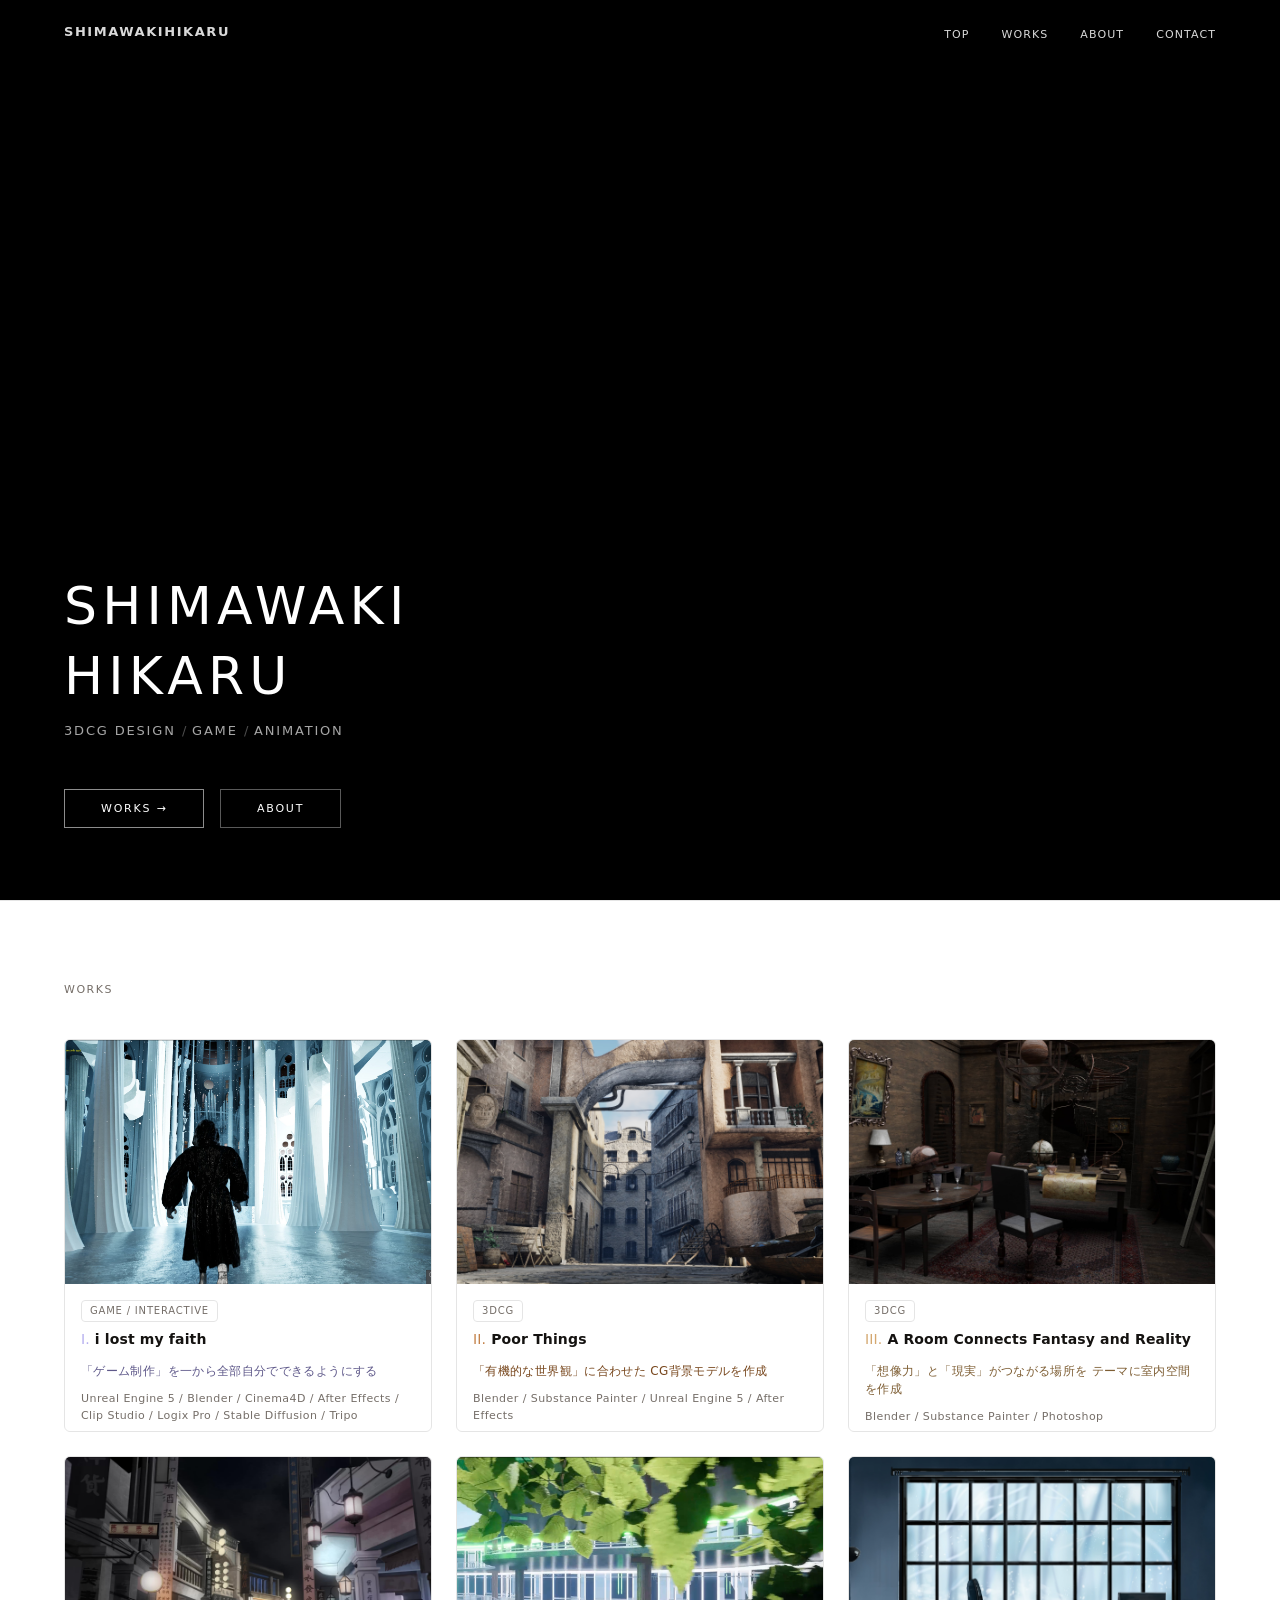
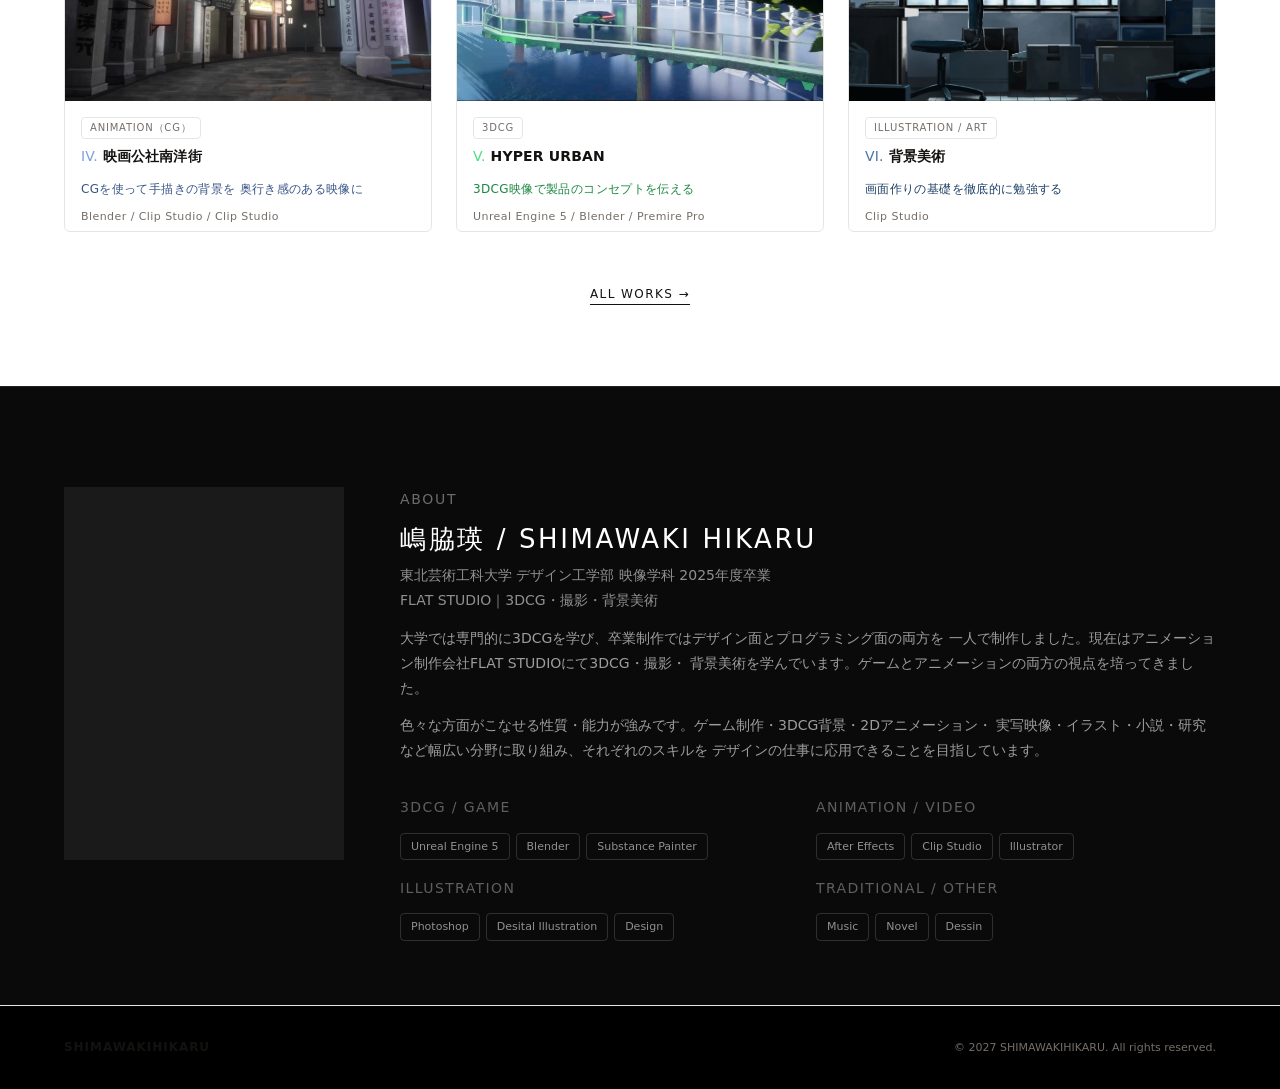
<file: index.html>
<!DOCTYPE html>
<html lang="ja">
<head>
  <meta charset="UTF-8">
  <meta name="viewport" content="width=device-width, initial-scale=1.0">
  <title>SHIMAWAKIHIKARU — Portfolio</title>
  <link rel="icon" href="assets/images/icon.png" type="image/png">
  <link rel="stylesheet" href="css/style.css">
</head>
<body data-page="top">

  <!-- ============================================================
       HEADER (transparent → white on scroll)
       ============================================================ -->
  <header class="site-header site-header--top" id="siteHeader">
    <div class="container">
      <a href="index.html" class="site-logo">SHIMAWAKIHIKARU</a>
      <nav>
        <ul class="site-nav">
          <li><a href="index.html">Top</a></li>
          <li><a href="works.html">Works</a></li>
          <li><a href="about.html">About</a></li>
          <li><a href="about.html#contact">Contact</a></li>
        </ul>
      </nav>
    </div>
  </header>

  <!-- ============================================================
       FIRST VIEW — Full-screen video (100vh)
       ============================================================ -->
  <div class="top-first-view">

    <!-- YouTube video background -->
    <div class="top-video-bg">
      <div id="ytPlayer"></div>
      <div class="top-video-overlay"></div>
    </div>

    <!-- Cursor trail canvas -->
    <canvas id="heroTrail"></canvas>

    <!-- Hero text -->
    <div class="top-hero-content">
      <div class="parallax-layer" data-depth="0.6">
        <div class="top-hero-name hero-anim" style="--anim-delay:0.1s">SHIMAWAKI</div>
      </div>
      <div class="parallax-layer" data-depth="0.5">
        <div class="top-hero-name hero-anim" style="--anim-delay:0.18s">HIKARU</div>
      </div>
      <div class="top-hero-role-row">
        <div class="parallax-layer" data-depth="0.25">
          <span class="top-hero-role hero-anim" style="--anim-delay:0.35s">3DCG DESIGN</span>
        </div>
        <div class="parallax-layer" data-depth="0.27">
          <span class="top-hero-role-sep hero-anim" style="--anim-delay:0.40s">/</span>
        </div>
        <div class="parallax-layer" data-depth="0.30">
          <span class="top-hero-role hero-anim" style="--anim-delay:0.45s">GAME</span>
        </div>
        <div class="parallax-layer" data-depth="0.32">
          <span class="top-hero-role-sep hero-anim" style="--anim-delay:0.50s">/</span>
        </div>
        <div class="parallax-layer" data-depth="0.35">
          <span class="top-hero-role hero-anim" style="--anim-delay:0.55s">ANIMATION</span>
        </div>
      </div>
      <div class="top-hero-nav hero-anim" style="--anim-delay:0.7s">
        <div class="parallax-layer" data-depth="0.2">
          <a href="works.html" class="top-hero-btn">WORKS →</a>
        </div>
        <div class="parallax-layer" data-depth="0.18">
          <a href="about.html" class="top-hero-btn top-hero-btn--ghost">ABOUT</a>
        </div>
      </div>
    </div>

  </div><!-- /.top-first-view -->

  <!-- ============================================================
       WORKS SECTION — Top 6 works
       ============================================================ -->
  <section class="top-works-section">
    <div class="container">
      <p class="top-section-label">Works</p>
      <div class="works-grid" id="topWorksGrid">
        <!-- Injected by main.js (top 6 works) -->
      </div>
      <div class="top-works-more">
        <a href="works.html" class="top-works-link">ALL WORKS →</a>
      </div>
    </div>
  </section>

  <!-- ============================================================
       ABOUT SECTION — Profile & Skills
       ============================================================ -->
  <section class="about-section">
    <div class="container">

      <!-- Photo placeholder -->
      <div>
        <div class="about-photo">
          <img src="assets/images/Portfolio.jpg" alt="Shimawaki Hikaru" class="about-photo__img">
        </div>
      </div>

      <!-- Profile text -->
      <div class="about-body">
        <p class="about-heading">About</p>
        <h2 class="about-name">嶋脇瑛 / SHIMAWAKI HIKARU</h2>
        <p class="about-tagline">東北芸術工科大学 デザイン工学部 映像学科 2025年度卒業<br>FLAT STUDIO｜3DCG・撮影・背景美術</p>

        <p>
          大学では専門的に3DCGを学び、卒業制作ではデザイン面とプログラミング面の両方を
          一人で制作しました。現在はアニメーション制作会社FLAT STUDIOにて3DCG・撮影・
          背景美術を学んでいます。ゲームとアニメーションの両方の視点を培ってきました。
        </p>
        <p>
          色々な方面がこなせる性質・能力が強みです。ゲーム制作・3DCG背景・2Dアニメーション・
          実写映像・イラスト・小説・研究など幅広い分野に取り組み、それぞれのスキルを
          デザインの仕事に応用できることを目指しています。
        </p>

        <!-- Skills -->
        <div class="skills-grid">
          <div>
            <p class="skill-group-label">3DCG / Game</p>
            <div class="skill-items">
              <span class="skill-tag">Unreal Engine 5</span>
              <span class="skill-tag">Blender</span>
              <span class="skill-tag">Substance Painter</span>
            </div>
          </div>
          <div>
            <p class="skill-group-label">Animation / Video</p>
            <div class="skill-items">
              <span class="skill-tag">After Effects</span>
              <span class="skill-tag">Clip Studio</span>
              <span class="skill-tag">Illustrator</span>
            </div>
          </div>
          <div>
            <p class="skill-group-label">Illustration</p>
            <div class="skill-items">
              <span class="skill-tag">Photoshop</span>
              <span class="skill-tag">Desital Illustration</span>
              <span class="skill-tag">Design</span>
            </div>
          </div>
          <div>
            <p class="skill-group-label">Traditional / Other</p>
            <div class="skill-items">
              <span class="skill-tag">Music</span>
              <span class="skill-tag">Novel</span>
              <span class="skill-tag">Dessin</span>
            </div>
          </div>
        </div>
      </div>

    </div>
  </section>

  <!-- ============================================================
       FOOTER
       ============================================================ -->
  <footer class="site-footer">
    <div class="container">
      <span class="footer-name">SHIMAWAKIHIKARU</span>
      <span class="footer-copy">© 2027 SHIMAWAKIHIKARU. All rights reserved.</span>
    </div>
  </footer>

  <!-- ============================================================
       SCRIPTS
       ============================================================ -->
  <script src="js/works-data.js"></script>
  <script src="js/main.js"></script>

  <!-- YouTube IFrame Player API -->
  <script>
    var ytPlayer;

    function onYouTubeIframeAPIReady() {
      var startSec = Math.floor(Math.random() * 61);
      ytPlayer = new YT.Player('ytPlayer', {
        width: '1920',
        height: '1080',
        videoId: '3IW7t_xJsLI',
        playerVars: {
          autoplay: 1,
          mute: 1,
          controls: 0,
          rel: 0,
          modestbranding: 1,
          playsinline: 1,
          loop: 1,
          playlist: '3IW7t_xJsLI',
          start: startSec
        },
        events: {
          onReady: function(e) {
            e.target.seekTo(startSec);
            e.target.playVideo();
          }
        }
      });
    }
  </script>
  <script src="https://www.youtube.com/iframe_api"></script>

</body>
</html>
</file>
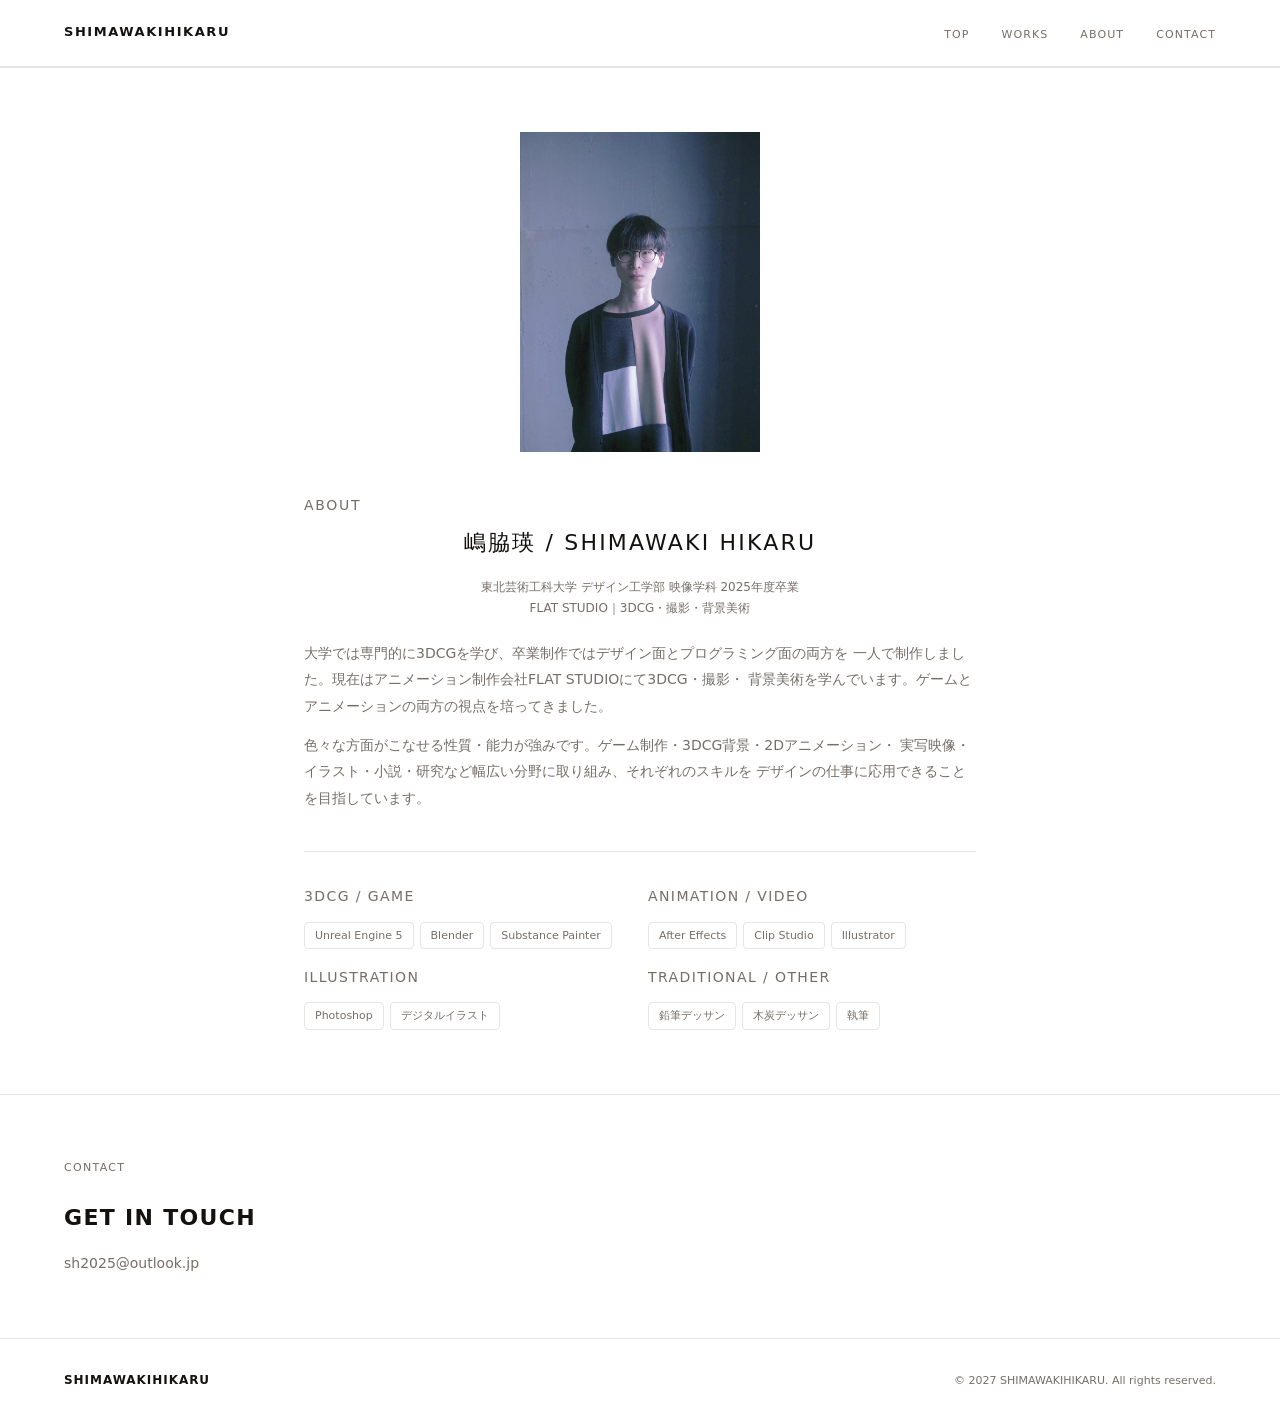
<file: about.html>
<!DOCTYPE html>
<html lang="ja">
<head>
  <meta charset="UTF-8">
  <meta name="viewport" content="width=device-width, initial-scale=1.0">
  <title>About — SHIMAWAKIHIKARU</title>
  <link rel="icon" href="assets/images/icon.png" type="image/png">
  <link rel="stylesheet" href="css/style.css">
</head>
<body data-page="about">

  <!-- ============================================================
       HEADER
       ============================================================ -->
  <header class="site-header">
    <div class="container">
      <a href="index.html" class="site-logo">SHIMAWAKIHIKARU</a>
      <nav>
        <ul class="site-nav">
          <li><a href="index.html">Top</a></li>
          <li><a href="works.html">Works</a></li>
          <li><a href="about.html">About</a></li>
          <li><a href="#contact">Contact</a></li>
        </ul>
      </nav>
    </div>
  </header>

  <!-- ============================================================
       ABOUT
       ============================================================ -->
  <section class="about-section">
    <div class="container">

      <!-- Photo placeholder -->
      <div>
        <div class="about-photo">
          <img src="assets/images/Portfolio.jpg" alt="Shimawaki Hikaru" class="about-photo__img">
        </div>
      </div>

      <!-- Profile text -->
      <div class="about-body">
        <p class="about-heading">About</p>
        <h2 class="about-name">嶋脇瑛 / SHIMAWAKI HIKARU</h2>
        <p class="about-tagline">東北芸術工科大学 デザイン工学部 映像学科 2025年度卒業<br>FLAT STUDIO｜3DCG・撮影・背景美術</p>

        <p>
          大学では専門的に3DCGを学び、卒業制作ではデザイン面とプログラミング面の両方を
          一人で制作しました。現在はアニメーション制作会社FLAT STUDIOにて3DCG・撮影・
          背景美術を学んでいます。ゲームとアニメーションの両方の視点を培ってきました。
        </p>
        <p>
          色々な方面がこなせる性質・能力が強みです。ゲーム制作・3DCG背景・2Dアニメーション・
          実写映像・イラスト・小説・研究など幅広い分野に取り組み、それぞれのスキルを
          デザインの仕事に応用できることを目指しています。
        </p>

        <!-- Skills -->
        <div class="skills-grid">
          <div>
            <p class="skill-group-label">3DCG / Game</p>
            <div class="skill-items">
              <span class="skill-tag">Unreal Engine 5</span>
              <span class="skill-tag">Blender</span>
              <span class="skill-tag">Substance Painter</span>
            </div>
          </div>
          <div>
            <p class="skill-group-label">Animation / Video</p>
            <div class="skill-items">
              <span class="skill-tag">After Effects</span>
              <span class="skill-tag">Clip Studio</span>
              <span class="skill-tag">Illustrator</span>
            </div>
          </div>
          <div>
            <p class="skill-group-label">Illustration</p>
            <div class="skill-items">
              <span class="skill-tag">Photoshop</span>
              <span class="skill-tag">デジタルイラスト</span>
            </div>
          </div>
          <div>
            <p class="skill-group-label">Traditional / Other</p>
            <div class="skill-items">
              <span class="skill-tag">鉛筆デッサン</span>
              <span class="skill-tag">木炭デッサン</span>
              <span class="skill-tag">執筆</span>
            </div>
          </div>
        </div>
      </div>
    </div>
  </section>

  <!-- ============================================================
       CONTACT
       ============================================================ -->
  <section id="contact" class="contact-section">
    <div class="container">
      <p class="contact-label">Contact</p>
      <p class="contact-heading">GET IN TOUCH</p>
      <p class="contact-email">
        <a href="mailto:sh2025@outlook.jp">sh2025@outlook.jp</a>
      </p>
    </div>
  </section>

  <!-- ============================================================
       FOOTER
       ============================================================ -->
  <footer class="site-footer">
    <div class="container">
      <span class="footer-name">SHIMAWAKIHIKARU</span>
      <span class="footer-copy">© 2027 SHIMAWAKIHIKARU. All rights reserved.</span>
    </div>
  </footer>

  <!-- Scripts -->
  <script src="js/works-data.js"></script>
  <script src="js/main.js"></script>

</body>
</html>
</file>
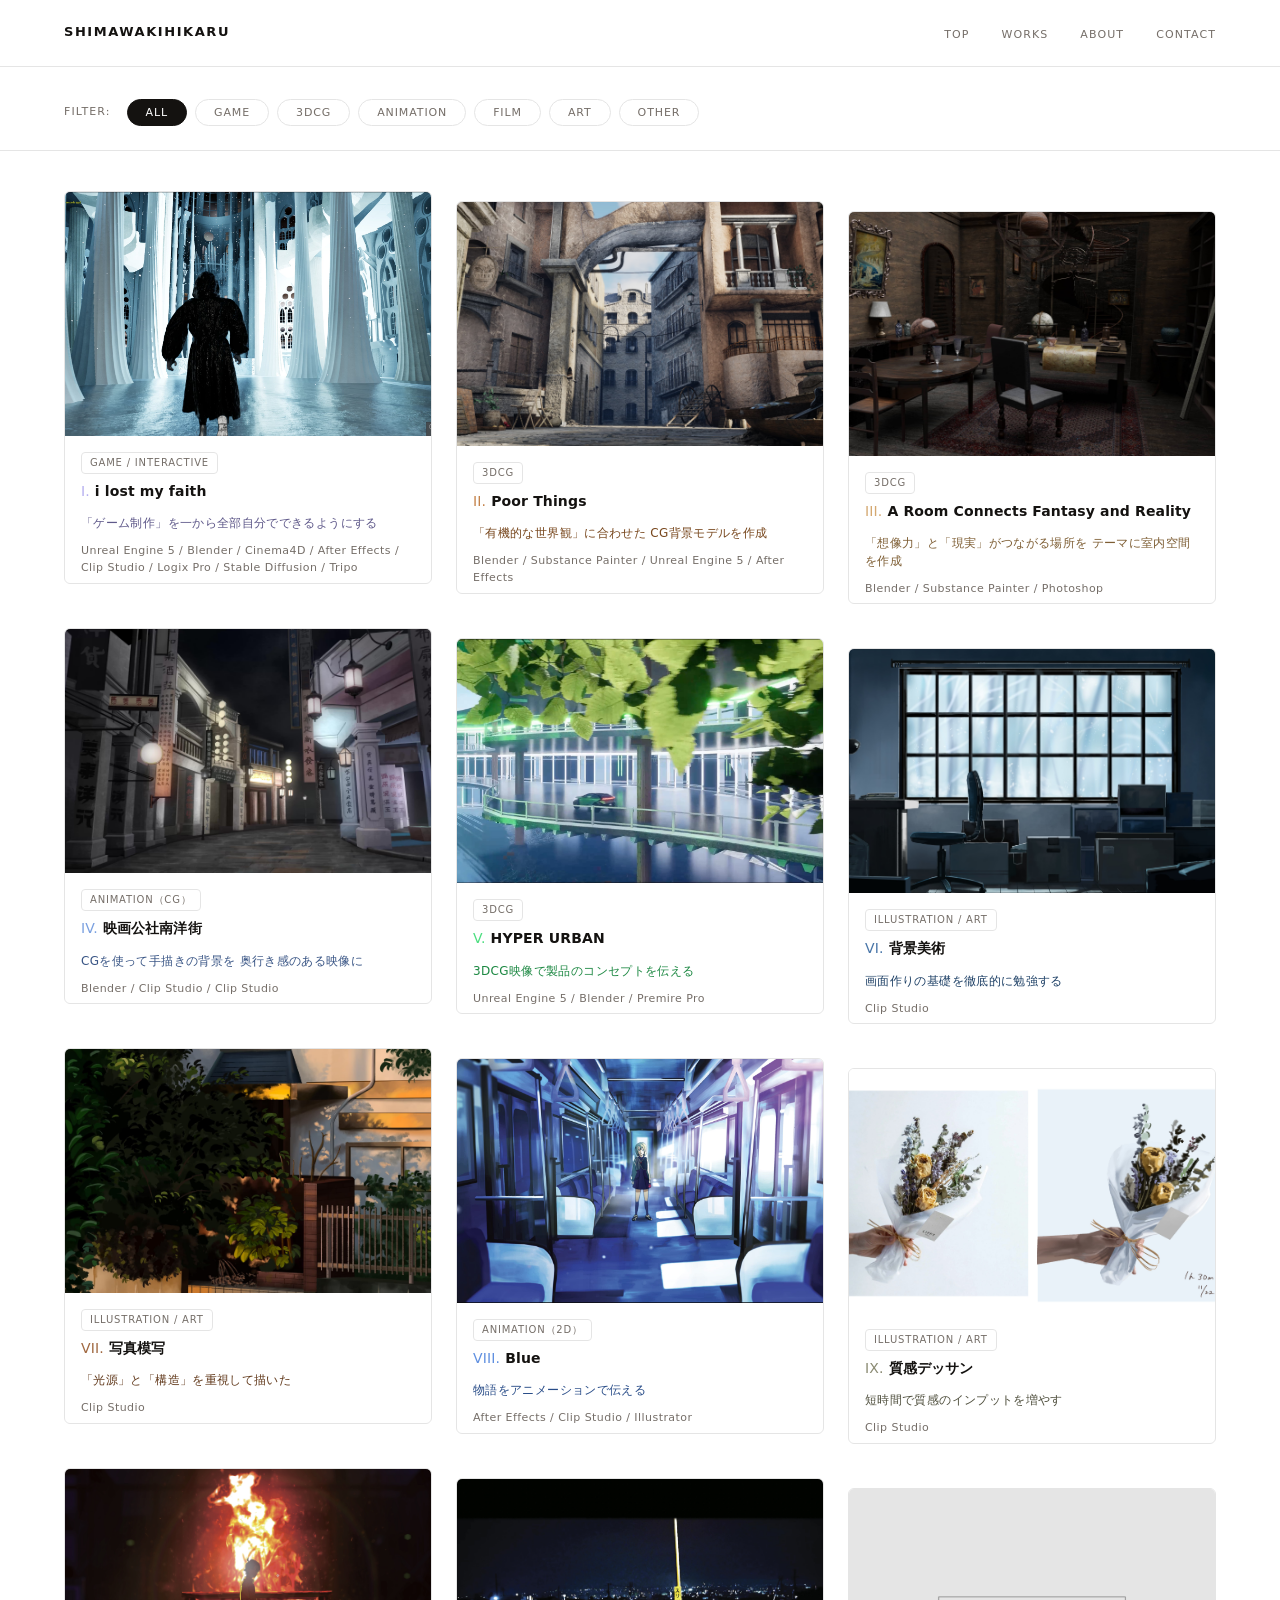
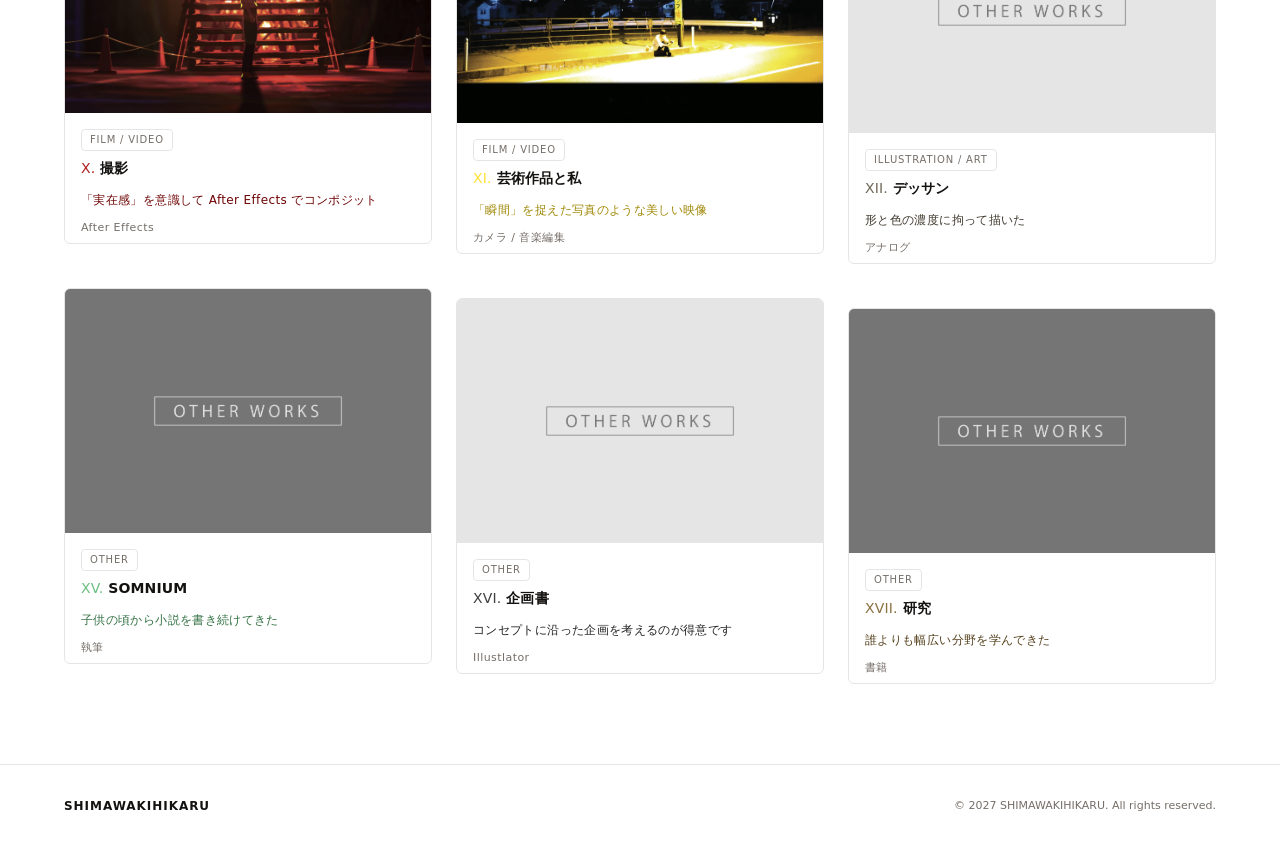
<file: work.html>
<!DOCTYPE html>
<html lang="ja">
<head>
  <meta charset="UTF-8">
  <meta name="viewport" content="width=device-width, initial-scale=1.0">
  <title>Work — SHIMAWAKIHIKARU</title>
  <link rel="icon" href="assets/images/icon.png" type="image/png">
  <link rel="stylesheet" href="css/style.css">
</head>
<body data-page="detail">

  <!-- ============================================================
       HEADER
       ============================================================ -->
  <header class="site-header">
    <div class="container">
      <a href="index.html" class="site-logo">SHIMAWAKIHIKARU</a>
      <nav>
        <ul class="site-nav">
          <li><a href="index.html">Top</a></li>
          <li><a href="works.html">Works</a></li>
          <li><a href="about.html">About</a></li>
          <li><a href="about.html#contact">Contact</a></li>
        </ul>
      </nav>
    </div>
  </header>

  <!-- ============================================================
       BACK LINK
       ============================================================ -->
  <div class="detail-nav">
    <div class="container">
      <a href="works.html" class="back-link">← Back to Works</a>
    </div>
  </div>

  <!-- ============================================================
       1. HERO IMAGE (サムネイル)
       ============================================================ -->
  <div class="detail-hero" id="detailHero">
    <span class="detail-hero-label">[ Main Visual ]</span>
  </div>

  <!-- ============================================================
       2. WORK INFO — 作品名 + タグライン + 概要 + メタ
       ============================================================ -->
  <section class="detail-info">
    <div class="container">

      <!-- Left: Title + Tagline + Description -->
      <div class="detail-main">
        <h1 class="detail-title" id="detailTitle">Title</h1>
        <div class="detail-eyebrow">
          <span class="detail-category" id="detailCategory">Category</span>
          <span class="detail-number" id="detailNumber"></span>
        </div>
        <!-- タグライン（サブタイトル） -->
        <p class="detail-tagline" id="detailTagline"></p>
        <div class="detail-description" id="detailDescription">
          <!-- Injected by main.js -->
        </div>
        <!-- 動画（作品によって表示） -->
        <div class="detail-video__wrap" id="detailVideoSection" style="display:none">
          <div id="detailVideoPlayer"></div>
        </div>
      </div>

      <!-- Right: Meta sidebar -->
      <div class="detail-meta">
        <div class="meta-group">
          <p class="meta-label">Year</p>
          <p class="meta-value" id="detailYear">—</p>
        </div>
        <div class="meta-group">
          <p class="meta-label">Duration</p>
          <p class="meta-value" id="detailDuration">—</p>
        </div>
        <div class="meta-group">
          <p class="meta-label">Type</p>
          <p class="meta-value" id="detailType">—</p>
        </div>
        <div class="meta-group">
          <p class="meta-label">Category</p>
          <p class="meta-value" id="detailCategoryMeta">—</p>
        </div>
        <div class="meta-group">
          <p class="meta-label">Tools Used</p>
          <div id="detailTools">
            <!-- Injected by main.js -->
          </div>
        </div>
      </div>

    </div>
  </section>

  <!-- ============================================================
       3. GALLERY — 作品に関する画像（大きめ表示）
       ============================================================ -->
  <section class="detail-gallery-section" id="detailGallerySection">
    <div class="container">
      <div class="gallery-grid--large" id="detailGallery">
        <!-- Injected by main.js -->
      </div>
    </div>
  </section>

  <!-- ============================================================
       4. 制作概要 — 画像と交互レイアウト
       ============================================================ -->
  <section class="detail-process" id="detailProcess">
    <!-- Injected by main.js if work.process exists -->
  </section>

  <!-- ============================================================
       PREV / NEXT NAVIGATION
       ============================================================ -->
  <div class="container">
    <div class="work-pagination">
      <div class="pagination-btn prev" id="prevWork">
        <!-- Injected by main.js -->
      </div>
      <div class="pagination-btn next" id="nextWork">
        <!-- Injected by main.js -->
      </div>
    </div>
  </div>

  <!-- ============================================================
       FOOTER
       ============================================================ -->
  <footer class="site-footer">
    <div class="container">
      <span class="footer-name">SHIMAWAKIHIKARU</span>
      <span class="footer-copy">© 2027 SHIMAWAKIHIKARU. All rights reserved.</span>
    </div>
  </footer>

  <!-- Cursor trail canvas -->
  <canvas id="detailTrail"></canvas>

  <!-- Scripts -->
  <script src="https://www.youtube.com/iframe_api"></script>
  <script src="js/works-data.js"></script>
  <script src="js/main.js"></script>

</body>
</html>
</file>
<file: css/style.css>
/* ============================================
   PORTFOLIO — Design System
   ============================================ */

/* --- Reset & Base --- */
*, *::before, *::after {
  box-sizing: border-box;
  margin: 0;
  padding: 0;
}

:root {
  --color-bg:               #ffffff;
  --color-text:             #141210;
  --color-text-muted:       #756e68;
  --color-border:           #e5e5e5;
  --color-placeholder:      #f0f0f0;
  --color-placeholder-dark: #d8d8d8;
  --color-active-bg:        #141210;
  --color-active-text:      #ffffff;
  --color-accent:           #8b7355;
  --color-accent-2:         #8b7355;
  --font: system-ui, -apple-system, 'Hiragino Sans', sans-serif;
  --radius:       6px;
  --max-width:    1200px;
  --gap:          24px;
}

html {
  font-size: 16px;
  scroll-behavior: smooth;
}

body {
  font-family: var(--font);
  background-color: var(--color-bg);
  color: var(--color-text);
  line-height: 1.6;
}

a {
  color: inherit;
  text-decoration: none;
}

/* --- Layout Utilities --- */
.container {
  max-width: var(--max-width);
  margin: 0 auto;
  padding: 0 24px;
}

/* ============================================
   HEADER
   ============================================ */
.site-header {
  border-bottom: 1px solid var(--color-border);
  padding: 20px 0;
  position: sticky;
  top: 0;
  background: var(--color-bg);
  z-index: 100;
}

.site-header .container {
  display: flex;
  align-items: center;
  justify-content: space-between;
}

.site-logo {
  font-family: var(--font);
  font-size: 13px;
  font-weight: 700;
  letter-spacing: 0.12em;
  text-transform: uppercase;
}

.site-nav {
  display: flex;
  gap: 32px;
  list-style: none;
}

.site-nav a {
  font-size: 11px;
  letter-spacing: 0.1em;
  text-transform: uppercase;
  border-bottom: 1px solid transparent;
  padding-bottom: 2px;
  transition: border-color 0.15s;
  color: var(--color-text-muted);
}

.site-nav a:hover {
  border-color: var(--color-text);
}

/* ============================================
   HERO SECTION
   ============================================ */
.hero {
  border-bottom: 1px solid var(--color-border);
  padding: 64px 0 48px;
}

.hero-name {
  font-size: clamp(28px, 5vw, 52px);
  font-weight: 700;
  letter-spacing: 0.06em;
  text-transform: uppercase;
  line-height: 1.1;
}

.hero-role {
  margin-top: 12px;
  font-size: 13px;
  letter-spacing: 0.12em;
  text-transform: uppercase;
  color: var(--color-text-muted);
}

/* Placeholder bar for hero description */
.placeholder-text {
  background: var(--color-bg);
  border-radius: 2px;
  display: block;
}

.placeholder-text.sm { height: 10px; width: 200px; margin-top: 16px; }
.placeholder-text.md { height: 10px; width: 320px; margin-top: 16px; }

/* ============================================
   FILTER BAR
   ============================================ */
.filter-bar {
  padding: 32px 0 24px;
  border-bottom: 1px solid var(--color-border);
}

.filter-bar .container {
  display: flex;
  flex-wrap: wrap;
  gap: 8px;
  align-items: center;
}

.filter-label {
  font-size: 11px;
  letter-spacing: 0.1em;
  text-transform: uppercase;
  color: var(--color-text-muted);
  margin-right: 8px;
}

.filter-btn {
  font-family: var(--font);
  font-size: 11px;
  letter-spacing: 0.08em;
  text-transform: uppercase;
  background: transparent;
  color: var(--color-text-muted);
  border: 1px solid var(--color-border);
  border-radius: 999px;
  padding: 6px 18px;
  cursor: pointer;
  transition: background 0.2s, color 0.2s, border-color 0.2s;
}

.filter-btn:hover {
  border-color: var(--color-text);
  color: var(--color-text);
}

.filter-btn.active {
  background: var(--color-active-bg);
  color: var(--color-active-text);
  border-color: var(--color-active-bg);
}

/* ============================================
   WORKS GRID
   ============================================ */
.works-section {
  padding: 40px 0 80px;
}

.works-grid {
  display: grid;
  grid-template-columns: repeat(3, 1fr);
  gap: var(--gap);
  align-items: start;
}


/* --- Work Card Animation --- */
@keyframes cardFadeUp {
  from { opacity: 0; transform: translateY(20px); }
  to   { opacity: 1; transform: translateY(0); }
}

@keyframes cardWipe {
  0%   { transform: translateX(-101%); }
  40%  { transform: translateX(0); }
  100% { transform: translateY(101%); }
}

.work-card.card-anim {
  opacity: 0;
}

.work-card.card-anim.card-visible {
  animation: cardFadeUp 0.5s cubic-bezier(0.22, 1, 0.36, 1) both;
  animation-delay: calc(var(--card-delay, 0s) + 0.3s);
}

.work-card.card-anim::before {
  content: '';
  position: absolute;
  inset: 0;
  background: hsl(from color-mix(in srgb, var(--card-accent, var(--color-border)) 55%, #000 45%) h calc(s * 1.35) l);
  z-index: 10;
  transform: translateX(-101%);
  pointer-events: none;
  border-radius: inherit;
}

.work-card.card-anim.card-visible::before {
  animation: cardWipe 0.9s cubic-bezier(0.22, 1, 0.36, 1) forwards;
  animation-delay: var(--card-delay, 0s);
}

/* --- Work Card --- */
.work-card {
  position: relative;
  cursor: pointer;
  border: 1px solid var(--color-border);
  border-radius: var(--radius);
  display: flex;
  flex-direction: column;
  overflow: hidden;
  transition: transform 0.25s ease, box-shadow 0.25s ease, border-color 0.25s;
}


.work-card:hover {
  transform: translateY(-4px);
  box-shadow: 0 12px 40px var(--card-shadow, rgba(20, 18, 16, 0.1));
  border-color: var(--card-accent, var(--color-text-muted));
}

.work-card.hidden {
  display: none;
}

.work-card__thumb {
  width: 100%;
  aspect-ratio: 3 / 2;
  background: var(--color-placeholder);
  position: relative;
  overflow: hidden;
  display: flex;
  align-items: center;
  justify-content: center;
}

.work-card__thumb-label {
  font-size: 11px;
  color: var(--color-placeholder-dark);
  letter-spacing: 0.06em;
  text-transform: uppercase;
}

/* Hover overlay */
.work-card__thumb::after {
  content: "VIEW";
  position: absolute;
  inset: 0;
  background: rgba(0, 0, 0, 0.5);
  color: #fff;
  font-size: 12px;
  letter-spacing: 0.16em;
  display: flex;
  align-items: center;
  justify-content: center;
  opacity: 0;
  transition: opacity 0.15s;
}

.work-card:hover .work-card__thumb::after {
  opacity: 1;
}

.work-card__body {
  padding: 16px 16px 6px;
  flex: 1;
  display: flex;
  flex-direction: column;
  gap: 8px;
}

.work-card__category {
  font-size: 10px;
  letter-spacing: 0.08em;
  text-transform: uppercase;
  color: var(--color-text-muted);
  border: 1px solid var(--color-border);
  border-radius: 4px;
  display: inline-block;
  padding: 2px 8px;
  align-self: flex-start;
}

.work-card__title {
  font-size: 14px;
  font-weight: 600;
  line-height: 1.3;
  letter-spacing: 0.01em;
}

.work-card__number {
  color: var(--card-accent, var(--color-text-muted));
  font-weight: 500;
}

.work-card__tools {
  font-size: 11px;
  color: var(--color-text-muted);
  letter-spacing: 0.04em;
}

.work-card__tagline {
  font-size: 12px;
  color: hsl(from color-mix(in srgb, var(--card-accent, var(--color-text-muted)) 55%, #000 45%) h calc(s * 1.35) l);
  line-height: 1.5;
  letter-spacing: 0.03em;
  margin-top: 6px;
  margin-bottom: 2px;
}

/* ============================================
   WORK DETAIL PAGE
   ============================================ */

/* Back link */
.back-link {
  display: inline-flex;
  align-items: center;
  gap: 8px;
  font-size: 12px;
  letter-spacing: 0.08em;
  text-transform: uppercase;
  border-bottom: 1px solid transparent;
  padding-bottom: 2px;
  transition: border-color 0.15s;
}

.back-link:hover {
  border-color: var(--color-text);
}

body[data-page="detail"] {
  cursor: none;
}

.detail-nav {
  padding: 24px 0;
  border-bottom: 1px solid var(--color-border);
}

/* Hero image */
.detail-hero {
  width: 100%;
  aspect-ratio: 16 / 7;
  background: var(--color-placeholder);
  display: flex;
  align-items: center;
  justify-content: center;
}

.detail-hero-label {
  font-size: 12px;
  color: var(--color-placeholder-dark);
  letter-spacing: 0.08em;
  text-transform: uppercase;
}

/* Work info section */
.detail-info {
  padding: 48px 0 40px;
  border-bottom: 1px solid var(--color-border);
}

.detail-info .container {
  display: grid;
  grid-template-columns: 2fr 1fr;
  gap: 48px;
}

.detail-eyebrow {
  display: flex;
  align-items: center;
  gap: 12px;
  margin-bottom: 16px;
}

.detail-category {
  font-size: 10px;
  letter-spacing: 0.1em;
  text-transform: uppercase;
  color: var(--color-accent);
  border: 1px solid var(--color-accent);
  border-radius: 4px;
  display: inline-block;
  padding: 4px 12px;
  opacity: 0.85;
}

.detail-title {
  font-size: 24px;
  font-weight: 600;
  letter-spacing: 0.12em;
  line-height: 1.2;
  margin-bottom: 20px;
  color: var(--color-text);
}

.detail-description p {
  font-size: 14px;
  color: var(--color-text-muted);
  line-height: 1.8;
  margin-bottom: 12px;
}

/* Sidebar meta */
.detail-meta {
  border-left: 1px solid var(--color-border);
  padding-left: 40px;
}

.meta-group {
  margin-bottom: 32px;
}

.meta-label {
  font-size: 10px;
  letter-spacing: 0.12em;
  text-transform: uppercase;
  color: var(--color-text-muted);
  margin-bottom: 8px;
}

.meta-value {
  font-size: 13px;
  line-height: 1.7;
}

.tool-tag {
  display: inline-block;
  font-size: 11px;
  border: 1px solid var(--color-border);
  border-radius: 4px;
  padding: 3px 10px;
  margin: 3px 3px 3px 0;
  color: var(--color-text-muted);
}

/* Sub-images gallery */
.detail-gallery {
  padding: 48px 0;
  border-bottom: 1px solid var(--color-border);
}

.detail-gallery h2 {
  font-size: 11px;
  letter-spacing: 0.12em;
  text-transform: uppercase;
  color: var(--color-text-muted);
  margin-bottom: 24px;
}

.gallery-grid {
  display: grid;
  grid-template-columns: repeat(3, 1fr);
  gap: 16px;
}

.gallery-item {
  aspect-ratio: 4 / 3;
  background: var(--color-placeholder);
  display: flex;
  align-items: center;
  justify-content: center;
}

.gallery-item-label {
  font-size: 10px;
  color: var(--color-placeholder-dark);
  letter-spacing: 0.06em;
  text-transform: uppercase;
}

/* Prev / Next navigation */
.work-pagination {
  padding: 40px 0;
  display: flex;
  justify-content: space-between;
  align-items: center;
}

.pagination-btn {
  display: flex;
  flex-direction: column;
  gap: 6px;
}

.pagination-btn.next {
  text-align: right;
  align-items: flex-end;
}

.pagination-direction {
  font-size: 10px;
  letter-spacing: 0.12em;
  text-transform: uppercase;
  color: var(--color-text-muted);
}

.pagination-title {
  font-size: 14px;
  font-weight: 600;
  border-bottom: 1px solid transparent;
  padding-bottom: 2px;
  transition: border-color 0.15s;
}

.pagination-btn a:hover .pagination-title {
  border-color: var(--color-text);
}

.pagination-thumb {
  display: block;
  width: 180px;
  height: 90px;
  object-fit: cover;
  object-position: center;
  margin-top: 10px;
  border-radius: var(--radius);
  box-shadow: 0 0 0 0.5px transparent;
  opacity: 1;
  transition: opacity 0.2s, filter 0.2s;
}

.pagination-btn a:hover .pagination-thumb {
  opacity: 0.8;
  filter: brightness(1.1);
}

/* ============================================
   ABOUT SECTION (on index)
   ============================================ */
.about-section {
  border-top: 1px solid var(--color-border);
  padding: 64px 0;
}

.about-section .container {
  display: flex;
  flex-direction: column;
  gap: 40px;
}

.about-photo {
  width: 100%;
  max-width: 360px;
  aspect-ratio: 3 / 4;
  background: var(--color-placeholder);
  display: flex;
  align-items: center;
  justify-content: center;
  overflow: hidden;
}

.about-photo__img {
  width: 100%;
  height: 100%;
  object-fit: cover;
  display: block;
  opacity: 0;
  padding-top: 100;
}

.about-photo__img.photo-visible {
  animation: photoReveal 1.0s cubic-bezier(0.22, 1, 0.36, 1) both;
}

@keyframes photoReveal {
  from { opacity: 0; transform: scale(1.06); }
  to   { opacity: 1; transform: scale(1); }
}

.about-photo-label {
  font-size: 11px;
  color: var(--color-placeholder-dark);
  letter-spacing: 0.06em;
  text-transform: uppercase;
}

.about-heading {
  font-size: 11px;
  letter-spacing: 0.12em;
  text-transform: uppercase;
  color: var(--color-text-muted);
  margin-bottom: 24px;
}

.about-name {
  font-size: 26px;
  font-weight: 400;
  letter-spacing: 0.1em;
  margin-bottom: 8px;
  line-height: 1.2;
}

.about-tagline {
  font-size: 12px;
  color: var(--color-text-muted);
  margin-bottom: 24px;
}

.tagline {
  white-space: pre-line;
}

.about-body p {
  font-size: 14px;
  color: var(--color-text-muted);
  line-height: 1.8;
  margin-bottom: 12px;
}

.skills-grid {
  margin-top: 32px;
  display: grid;
  grid-template-columns: repeat(2, 1fr);
  gap: 16px;
}

.skill-group-label {
  font-size: 8px;
  letter-spacing: 0.1em;
  text-transform: uppercase;
  color: var(--color-text-muted);
  margin-bottom: 6px;
}

.skill-items {
  display: flex;
  flex-wrap: wrap;
  gap: 6px;
}

.skill-tag {
  font-size: 11px;
  border: 1px solid var(--color-border);
  border-radius: 4px;
  padding: 4px 10px;
  color: var(--color-text-muted);
}

/* ============================================
   FOOTER
   ============================================ */
.site-footer {
  border-top: 1px solid var(--color-border);
  padding: 32px 0;
}

.site-footer .container {
  display: flex;
  justify-content: space-between;
  align-items: center;
}

.footer-name {
  font-size: 12px;
  font-weight: 600;
  letter-spacing: 0.08em;
  text-transform: uppercase;
}

.footer-copy {
  font-size: 11px;
  color: var(--color-text-muted);
}

/* ============================================
   IMAGE DISPLAY
   ============================================ */
.work-card__thumb img {
  width: 100%;
  height: 100%;
  object-fit: cover;
  display: block;
}

.detail-hero img {
  width: 100%;
  height: 100%;
  object-fit: cover;
  display: block;
}

.gallery-item img {
  width: 100%;
  height: 100%;
  object-fit: cover;
  display: block;
}

/* ============================================
   RESPONSIVE
   ============================================ */
@media (max-width: 900px) {
  .works-grid {
    grid-template-columns: repeat(2, 1fr);
  }

  .detail-info .container {
    grid-template-columns: 1fr;
  }

  .detail-meta {
    border-left: none;
    border-top: 1px solid var(--color-border);
    padding-left: 0;
    padding-top: 32px;
  }

  .gallery-grid {
    grid-template-columns: repeat(2, 1fr);
  }

  body[data-page="top"] .about-section .container {
    flex-direction: column;
    align-items: center;
    gap: 32px;
  }

  body[data-page="top"] .about-section .about-photo {
    width: 200px;
    margin-top: 0;
  }

  body[data-page="top"] .about-section .about-body {
    text-align: center;
    width: 100%;
  }

  body[data-page="top"] .about-section .about-tagline {
    text-align: center;
  }

  body[data-page="top"] .about-section .skills-grid {
    justify-content: center;
  }

}

@media (max-width: 600px) {
  .works-grid {
    grid-template-columns: 1fr;
  }

  .site-nav {
    gap: 16px;
  }

  .detail-hero {
    aspect-ratio: 16 / 9;
  }

  .gallery-grid {
    grid-template-columns: 1fr;
  }

  .work-pagination {
    flex-direction: column;
    gap: 24px;
    align-items: flex-start;
  }

  .skills-grid {
    grid-template-columns: 1fr;
  }
}

/* ============================================
   TOP PAGE (index.html)
   ============================================ */

body[data-page="top"] {
  background: #000;
}

/* ---- Header: fixed, transparent → dark on scroll (JS-driven) ---- */
body[data-page="top"] .site-header {
  position: fixed;
  top: 0;
  left: 0;
  right: 0;
  z-index: 100;
  background: rgba(10, 10, 10, 0);
  border-bottom: 1px solid rgba(255, 255, 255, 0);
  transition: background 0.4s ease, border-color 0.4s ease;
}

body[data-page="top"] .site-logo,
body[data-page="top"] .site-nav a {
  color: rgba(255, 255, 255, 0.85);
}

body[data-page="top"] .site-nav a:hover {
  border-color: rgba(255, 255, 255, 0.6);
  color: #fff;
}

/* ---- First-view: full-screen video (100vh) ---- */
.top-first-view {
  position: relative;
  height: 100vh;
  overflow: hidden;
  cursor: none;
}

/* Parallax depth layers */
.parallax-layer {
  will-change: transform;
}

/* Cursor trail canvas */
#heroTrail {
  position: absolute;
  inset: 0;
  z-index: 4;
  pointer-events: none;
}

#detailTrail {
  position: fixed;
  inset: 0;
  width: 100vw;
  height: 100vh;
  z-index: 9998;
  pointer-events: none;
}

/* Full-screen video container — absolute inside .top-first-view */
.top-video-bg {
  position: absolute;
  inset: 0;
  z-index: 0;
  overflow: hidden;
  background: #000;
}

/* YouTube iframe — scale to cover viewport at any aspect ratio */
.top-video-bg #ytPlayer,
.top-video-bg #ytPlayer iframe {
  position: absolute !important;
  top: 50% !important;
  left: 50% !important;
  width: max(100vw, 177.78vh) !important;
  height: max(100vh, 56.25vw) !important;
  transform: translate(-50%, -50%) !important;
  pointer-events: none !important;
  border: none !important;
}

/* Dark overlay */
.top-video-overlay {
  position: absolute;
  inset: 0;
  background: linear-gradient(
    to bottom,
    rgba(0, 0, 0, 0.30) 0%,
    rgba(0, 0, 0, 0.30) 60%,
    rgba(0, 0, 0, 0.30) 100%
  );
  z-index: 1;
}

/* ---- Hero entrance animation ---- */
@keyframes heroFadeUp {
  from {
    opacity: 0;
    transform: translateY(24px);
  }
  to {
    opacity: 1;
    transform: translateY(0);
  }
}

.hero-anim {
  opacity: 0;
  animation: heroFadeUp 0.8s cubic-bezier(0.22, 1, 0.36, 1) forwards;
  animation-delay: var(--anim-delay, 0s);
}

/* Hero text overlay — absolute inside .top-first-view */
.top-hero-content {
  position: absolute;
  inset: 0;
  z-index: 10;
  display: flex;
  flex-direction: column;
  align-items: flex-start;
  text-align: left;
  color: #fff;
  pointer-events: none;
  margin-left: 5%;
  justify-content: flex-end;
  padding-bottom: 80px;

  
}

.top-hero-name {
  font-size: clamp(28px, 5vw, 52px);
  font-weight: 500;
  letter-spacing: 0.1em;
  text-transform: uppercase;
  line-height: 1.1;
  margin-bottom: 12px;
}

.top-hero-role-row {
  display: flex;
  align-items: center;
  gap: 6px;
  margin-bottom: 52px;
}

.top-hero-role {
  font-size: 13px;
  letter-spacing: 0.14em;
  text-transform: uppercase;
  color: rgba(255, 255, 255, 0.65);
}

.top-hero-role-sep {
  font-size: 13px;
  color: rgba(255, 255, 255, 0.30);
  letter-spacing: 0;
}

.top-hero-nav {
  display: flex;
  gap: 16px;
}

.top-hero-btn {
  pointer-events: auto;
}

.top-hero-btn {
  font-size: 11px;
  letter-spacing: 0.16em;
  text-transform: uppercase;
  color: #fff;
  border: 1px solid rgba(255, 255, 255, 0.55);
  padding: 12px 36px;
  transition: background 0.2s, border-color 0.2s;
}

.top-hero-btn:hover {
  background: rgba(255, 255, 255, 0.12);
  border-color: #fff;
}

.top-hero-btn--ghost {
  border-color: rgba(255, 255, 255, 0.35);
}

/* ---- About section on TOP page: black bg, white text, side-by-side layout ---- */
body[data-page="top"] .about-section {
  background: #0a0a0a;
  border-top-color: rgba(255, 255, 255, 0.1);
  padding-top: 100px;
}

body[data-page="top"] .about-section .container {
  flex-direction: row;
  align-items: flex-start;
  gap: 56px;
}

body[data-page="top"] .about-section .about-photo {
  flex-shrink: 0;
  width: 280px;
  background: #1a1a1a;
}

body[data-page="top"] .about-section .about-photo-label {
  color: #555;
}

body[data-page="top"] .about-section .about-heading {
  color: rgba(255, 255, 255, 0.4);
}

body[data-page="top"] .about-section .about-name {
  color: #fff;
}

body[data-page="top"] .about-section .about-tagline {
  color: rgba(255, 255, 255, 0.55);
}

body[data-page="top"] .about-section p {
  color: rgba(255, 255, 255, 0.6);
}

body[data-page="top"] .about-section .skill-group-label {
  color: rgba(255, 255, 255, 0.35);
}

body[data-page="top"] .about-section .skill-tag {
  color: rgba(255, 255, 255, 0.55);
  border-color: rgba(255, 255, 255, 0.15);
}

/* About section text entrance animation */
.about-text-anim {
  opacity: 0;
  animation: cardFadeUp 0.7s cubic-bezier(0.22, 1, 0.36, 1) both;
  animation-delay: var(--about-delay, 0s);
}

/* ---- TOP page ABOUT responsive override (must be after flex-direction: row declaration) ---- */
@media (max-width: 900px) {
  body[data-page="top"] .about-section .container {
    flex-direction: column;
    align-items: center;
    gap: 32px;
  }
  body[data-page="top"] .about-section .about-photo {
    width: 200px;
    margin-top: 0;
  }
  body[data-page="top"] .about-section .about-body {
    text-align: center;
    width: 100%;
  }
  body[data-page="top"] .about-section .skills-grid {
    justify-content: center;
  }
}

/* ---- Works section on TOP page ---- */
.top-works-section {
  background: var(--color-bg);
  padding: 80px 0 80px;
  border-top: 1px solid var(--color-border);
}

.top-section-label {
  font-size: 11px;
  letter-spacing: 0.14em;
  text-transform: uppercase;
  color: var(--color-text-muted);
  margin-bottom: 40px;
}

.top-works-more {
  margin-top: 48px;
  text-align: center;
}

.top-works-link {
  font-size: 12px;
  letter-spacing: 0.12em;
  text-transform: uppercase;
  border-bottom: 1px solid var(--color-text);
  padding-bottom: 3px;
  transition: opacity 0.15s;
}

.top-works-link:hover {
  opacity: 0.6;
}

/* ============================================
   ABOUT PAGE LAYOUT OVERRIDES (about.html only)
   ============================================ */
body[data-page="about"] .about-section .container {
  flex-direction: column;
  align-items: center;
  max-width: 720px;
}

body[data-page="about"] .about-photo {
  width: 240px;
  max-width: 240px;
  aspect-ratio: 3 / 4;
  margin: 0 auto;
}

body[data-page="about"] .about-body {
  width: 100%;
  text-align: center;
}

body[data-page="about"] .about-name {
  font-size: 22px;
  margin-bottom: 10px;
}

body[data-page="about"] .about-body > p.about-tagline {
  font-size: 12px;
  line-height: 1.8;
  text-align: center;
  color: var(--color-text-muted);
  margin-top: 20px;
  margin-bottom: 20px;
}

body[data-page="about"] .about-body > p {
  text-align: left;
  font-size: 14px;
  color: var(--color-text-muted);
  line-height: 1.9;
  margin-bottom: 12px;
}

body[data-page="about"] .about-heading {
  text-align: center;
}

body[data-page="about"] .skills-grid {
  text-align: left;
  margin-top: 40px;
  padding-top: 32px;
  border-top: 1px solid var(--color-border);
}

/* ============================================
   CONTACT SECTION (about.html)
   ============================================ */
.contact-section {
  border-top: 1px solid var(--color-border);
  padding: 64px 0;
}

.contact-label {
  font-size: 11px;
  letter-spacing: 0.12em;
  text-transform: uppercase;
  color: var(--color-text-muted);
  margin-bottom: 24px;
}

.contact-heading {
  font-size: 22px;
  font-weight: 700;
  letter-spacing: 0.06em;
  margin-bottom: 16px;
}

.contact-email {
  font-size: 14px;
  color: var(--color-text-muted);
}

.contact-email a:hover {
  text-decoration: underline;
}

/* ============================================
   WORK DETAIL — Tagline
   ============================================ */
.detail-number {
  font-size: 11px;
  font-weight: 400;
  letter-spacing: 0.1em;
  color: var(--color-text-muted);
  opacity: 0.6;
}

@keyframes taglineBar {
  0%   { transform: translateX(-101%); }
  42%  { transform: translateX(0%); }
  58%  { transform: translateX(0%); }
  100% { transform: translateX(101%); }
}

@keyframes taglineReveal {
  0%, 48% { opacity: 0; }
  50%, 100% { opacity: 1; }
}

.detail-tagline {
  font-size: 34px;
  font-weight: 600;
  letter-spacing: 0.04em;
  line-height: 1.3;
  color: var(--color-accent-2);
  margin-bottom: 32px;
  position: relative;
  overflow: hidden;
}

.detail-tagline::before {
  content: '';
  position: absolute;
  inset: 0;
  background: var(--color-accent-2);
  transform: translateX(-101%);
  z-index: 1;
  pointer-events: none;
}

.detail-tagline.tagline-animated::before {
  animation: taglineBar 1.1s cubic-bezier(0.77, 0, 0.18, 1) forwards;
  animation-delay: 0.2s;
}

.tagline-text {
  display: block;
  opacity: 0;
  white-space: pre-line;
}

.tagline-animated .tagline-text {
  animation: taglineReveal 1.1s ease forwards;
  animation-delay: 0.2s;
}

/* ============================================
   WORK DETAIL — Video Embed
   ============================================ */
.detail-video__wrap {
  position: relative;
  width: 100%;
  aspect-ratio: 16 / 9;
  background: #000;
  margin-top: 32px;
}

.detail-video__wrap iframe {
  position: absolute;
  inset: 0;
  width: 100%;
  height: 100%;
  border: none;
}

/* ============================================
   WORK DETAIL — Large Gallery Section
   ============================================ */
.detail-gallery-section {
  padding: 56px 0;
  border-top: 1px solid var(--color-border);
  border-bottom: 1px solid var(--color-border);
}

.gallery-grid--large {
  display: grid;
  grid-template-columns: repeat(2, 1fr);
  gap: 16px;
}

.gallery-item--large {
  aspect-ratio: 16 / 9;
  background: var(--color-placeholder);
  overflow: hidden;
}

.gallery-item--large img {
  width: 100%;
  height: 100%;
  object-fit: cover;
  display: block;
}

/* split-left: image[0] portrait left spanning rows, rest stacked right */
.gallery-grid--large[data-layout="split-left"] {
  grid-template-columns: 1fr 1fr;
  grid-template-rows: auto auto;
  align-items: start;
}

.gallery-grid--large[data-layout="split-left"] .gallery-item--large {
  aspect-ratio: unset;
}

.gallery-grid--large[data-layout="split-left"] .gallery-item--large img {
  height: auto;
}

.gallery-grid--large[data-layout="split-left"] .gallery-item--large:nth-child(1) {
  grid-column: 1;
  grid-row: 1 / span 2;
}

.gallery-grid--large[data-layout="split-left"] .gallery-item--large:nth-child(2) {
  grid-column: 2;
  grid-row: 1;
}

.gallery-grid--large[data-layout="split-left"] .gallery-item--large:nth-child(3) {
  grid-column: 2;
  grid-row: 2;
}

/* row-then-pair: image[0] full-width top, images[1][2] side by side below */
.gallery-grid--large[data-layout="row-then-pair"] {
  grid-template-columns: 1fr 1fr;
  grid-template-rows: auto auto;
  align-items: start;
}

.gallery-grid--large[data-layout="row-then-pair"] .gallery-item--large {
  aspect-ratio: unset;
}

.gallery-grid--large[data-layout="row-then-pair"] .gallery-item--large img {
  height: auto;
}

.gallery-grid--large[data-layout="row-then-pair"] .gallery-item--large:nth-child(1) {
  grid-column: 1 / span 2;
  grid-row: 1;
}

.gallery-grid--large[data-layout="row-then-pair"] .gallery-item--large:nth-child(2) {
  grid-column: 1;
  grid-row: 2;
}

.gallery-grid--large[data-layout="row-then-pair"] .gallery-item--large:nth-child(3) {
  grid-column: 2;
  grid-row: 2;
}

/* ============================================
   PRODUCTION OVERVIEW — 画像と交互レイアウト
   ============================================ */
.detail-process {
  padding: 56px 0;
  border-bottom: 1px solid var(--color-border);
}

.detail-process-title {
  font-size: 11px;
  letter-spacing: 0.14em;
  text-transform: uppercase;
  color: var(--color-accent-2);
  margin-bottom: 40px;
}

/* 各制作概要ブロック：テキスト上・画像下 */
.process-block {
  padding-bottom: 56px;
  margin-bottom: 56px;
  border-bottom: 1px solid var(--color-border);
}

.process-block:last-child {
  border-bottom: none;
  padding-bottom: 0;
  margin-bottom: 0;
}

/* 画像ラッパー */
.process-block__img-wrap {
  display: block;
  opacity: 1;
  margin-top: 24px;
}

.process-block__img-wrap > .process-block__img-inner {
  overflow: hidden;
}

/* 画像グリッド */
.process-block__img-grid {
  display: grid;
  grid-template-columns: repeat(3, 1fr);
  gap: 8px;
}

.process-block__img-grid--single {
  grid-template-columns: 1fr;
  max-width: 720px;
}

.process-block__img-grid--cols2 {
  grid-template-columns: repeat(2, 1fr);
}

.process-img-item {
  aspect-ratio: 4 / 3;
  background: var(--color-placeholder);
  overflow: hidden;
}

/* Natural height variant — no forced aspect ratio */
.process-block__img-grid--natural .process-img-item {
  aspect-ratio: unset;
  background: none;
}

.process-block__img-grid--natural .process-img-item img {
  height: auto;
}

.process-img-item img {
  width: 100%;
  height: 100%;
  object-fit: cover;
  display: block;
}

/* テキスト側 */
.process-block__heading {
  font-size: 16px;
  font-weight: 600;
  letter-spacing: 0.02em;
  line-height: 1.5;
  margin-bottom: 16px;
  cursor: default;
}

.process-block__body {
  font-size: 14px;
  color: var(--color-text-muted);
  line-height: 1.9;
  max-width: 680px;
}

/* レスポンシブ */
@media (max-width: 800px) {
  .process-block__img-grid {
    grid-template-columns: repeat(2, 1fr);
  }

  .gallery-grid--large {
    grid-template-columns: 1fr;
  }
}

@media (max-width: 600px) {
  .process-block__img-grid {
    grid-template-columns: 1fr;
  }
}
</file>
